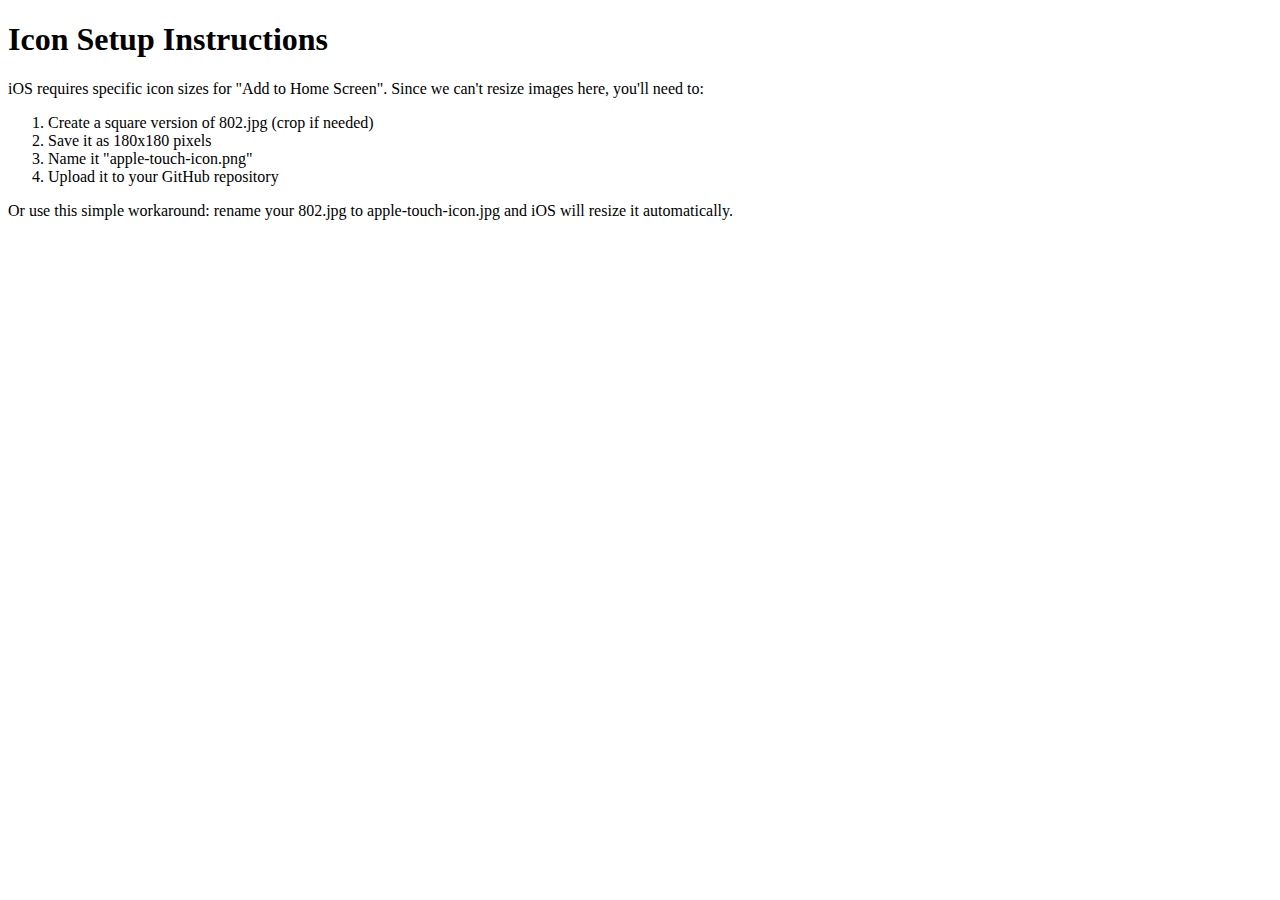
<file: apple-touch-icon.html>
<!DOCTYPE html>
<html>
<head>
    <title>Creating Apple Touch Icon</title>
</head>
<body>
    <h1>Icon Setup Instructions</h1>
    <p>iOS requires specific icon sizes for "Add to Home Screen". Since we can't resize images here, you'll need to:</p>
    
    <ol>
        <li>Create a square version of 802.jpg (crop if needed)</li>
        <li>Save it as 180x180 pixels</li>
        <li>Name it "apple-touch-icon.png"</li>
        <li>Upload it to your GitHub repository</li>
    </ol>
    
    <p>Or use this simple workaround: rename your 802.jpg to apple-touch-icon.jpg and iOS will resize it automatically.</p>
</body>
</html>
</file>
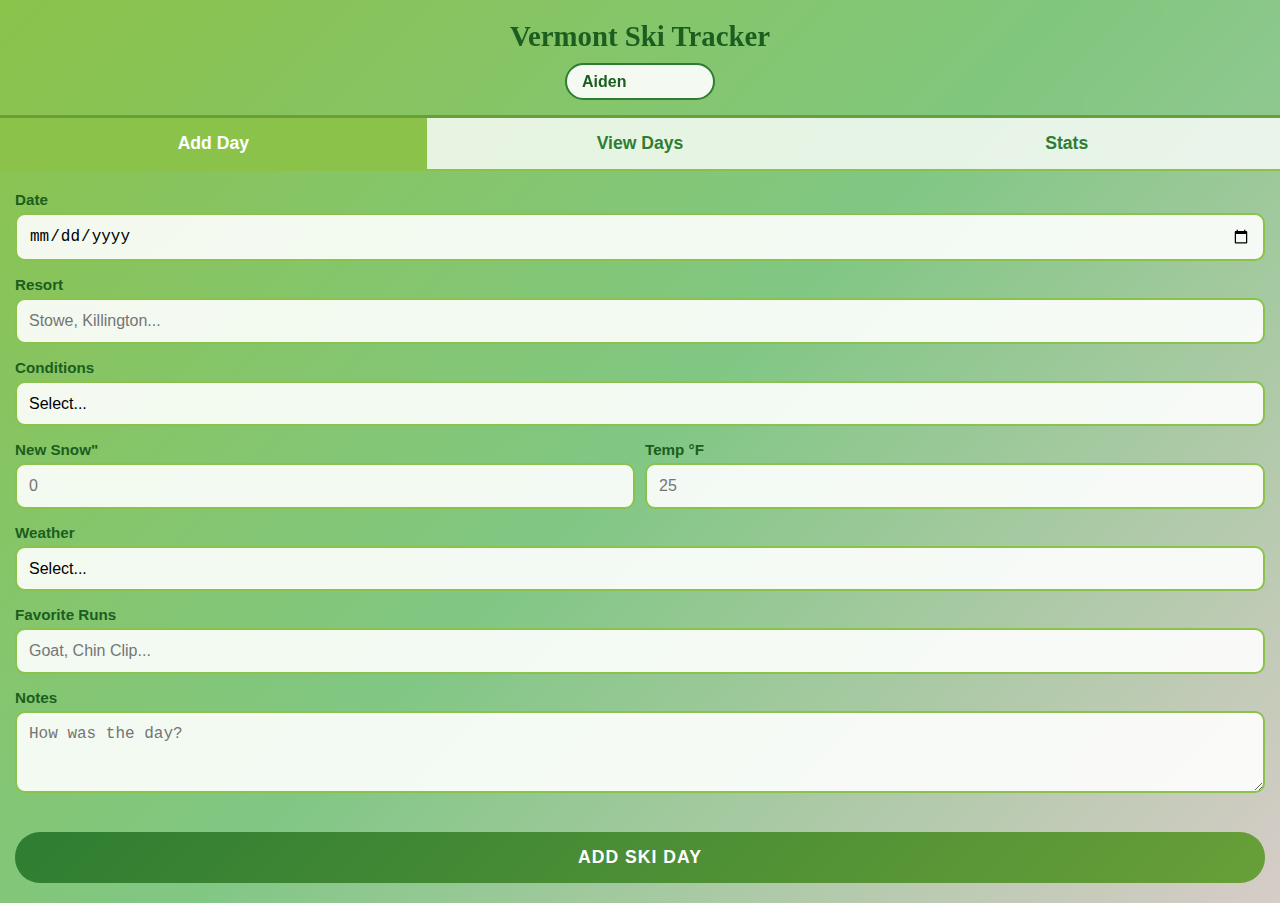
<file: ski-tracker-mobile.html>
<!DOCTYPE html>
<html lang="en">
<head>
    <meta charset="UTF-8">
    <meta name="viewport" content="width=device-width, initial-scale=1.0, maximum-scale=1.0, user-scalable=no">
    <meta name="apple-mobile-web-app-capable" content="yes">
    <meta name="apple-mobile-web-app-status-bar-style" content="black-translucent">
    <meta name="apple-mobile-web-app-title" content="VT Ski Tracker">
    <title>Vermont Ski Tracker</title>
    <meta name="theme-color" content="#1B5E20">
    <link rel="stylesheet" href="styles-mobile.css">
    <link rel="manifest" href="manifest.json">
    <link rel="apple-touch-icon" href="802.jpg">
    <link rel="apple-touch-icon-precomposed" href="802.jpg">
</head>
<body>
    <div class="container">
        <header>
            <h1>Vermont Ski Tracker</h1>
            <div class="user-select-container">
                <select id="user-select" class="user-select">
                    <option value="aiden">Aiden</option>
                    <option value="jack">Jack</option>
                    <option value="matt">Matt</option>
                    <option value="mike">Mike</option>
                    <option value="reece">Reece</option>
                </select>
            </div>
        </header>

        <div class="tab-container">
            <button class="tab-button active" onclick="showTab('add')">Add Day</button>
            <button class="tab-button" onclick="showTab('view')">View Days</button>
            <button class="tab-button" onclick="showTab('stats')">Stats</button>
        </div>

        <div id="add-tab" class="tab-content active">
            <form id="ski-day-form">
                <div class="form-group">
                    <label for="date">Date</label>
                    <input type="date" id="date" required>
                </div>
                
                <div class="form-group">
                    <label for="resort">Resort</label>
                    <input type="text" id="resort" placeholder="Stowe, Killington..." required>
                </div>
                
                <div class="form-group">
                    <label for="conditions">Conditions</label>
                    <select id="conditions" required>
                        <option value="">Select...</option>
                        <option value="Powder">Fresh Powder</option>
                        <option value="Packed Powder">Packed Powder</option>
                        <option value="Groomed">Groomed</option>
                        <option value="Icy">Icy</option>
                        <option value="Slushy">Slushy</option>
                        <option value="Variable">Variable</option>
                    </select>
                </div>
                
                <div class="form-row">
                    <div class="form-group half">
                        <label for="snowfall">New Snow"</label>
                        <input type="number" id="snowfall" min="0" step="0.5" placeholder="0">
                    </div>
                    
                    <div class="form-group half">
                        <label for="temperature">Temp °F</label>
                        <input type="number" id="temperature" placeholder="25">
                    </div>
                </div>
                
                <div class="form-group">
                    <label for="weather">Weather</label>
                    <select id="weather">
                        <option value="">Select...</option>
                        <option value="Sunny">Sunny</option>
                        <option value="Partly Cloudy">Partly Cloudy</option>
                        <option value="Cloudy">Cloudy</option>
                        <option value="Snowing">Snowing</option>
                        <option value="Foggy">Foggy</option>
                        <option value="Windy">Windy</option>
                    </select>
                </div>
                
                <div class="form-group">
                    <label for="runs">Favorite Runs</label>
                    <input type="text" id="runs" placeholder="Goat, Chin Clip...">
                </div>
                
                <div class="form-group">
                    <label for="notes">Notes</label>
                    <textarea id="notes" rows="3" placeholder="How was the day?"></textarea>
                </div>
                
                <button type="submit" class="submit-btn">Add Ski Day</button>
            </form>
        </div>

        <div id="view-tab" class="tab-content">
            <div class="stats-container">
                <div class="stat">
                    <span class="stat-value" id="total-days">0</span>
                    <span class="stat-label">Days</span>
                </div>
                <div class="stat">
                    <span class="stat-value" id="total-snow">0"</span>
                    <span class="stat-label">Total Snow</span>
                </div>
            </div>
            
            <div id="days-list" class="days-list">
                <!-- Ski days will be added here -->
            </div>
        </div>

        <div id="stats-tab" class="tab-content">
            <div class="stats-filters">
                <select id="stats-view" onchange="updateStatsView()">
                    <option value="leaders">Season Leaders</option>
                    <option value="mountains">Mountain Stats</option>
                    <option value="extremes">Extreme Days</option>
                    <option value="compare">Compare Skiers</option>
                </select>
            </div>
            
            <div id="stats-content">
                <!-- Stats will be displayed here -->
            </div>
        </div>
    </div>

    <!-- Edit Modal -->
    <div id="edit-modal" class="modal">
        <div class="modal-content">
            <div class="modal-header">
                <h2>Edit Ski Day</h2>
                <span class="close">&times;</span>
            </div>
            <form id="edit-form">
                <input type="hidden" id="edit-id">
                <div class="form-group">
                    <label for="edit-date">Date</label>
                    <input type="date" id="edit-date" required>
                </div>
                
                <div class="form-group">
                    <label for="edit-resort">Resort</label>
                    <input type="text" id="edit-resort" required>
                </div>
                
                <div class="form-group">
                    <label for="edit-conditions">Conditions</label>
                    <select id="edit-conditions" required>
                        <option value="">Select...</option>
                        <option value="Powder">Fresh Powder</option>
                        <option value="Packed Powder">Packed Powder</option>
                        <option value="Groomed">Groomed</option>
                        <option value="Icy">Icy</option>
                        <option value="Slushy">Slushy</option>
                        <option value="Variable">Variable</option>
                    </select>
                </div>
                
                <div class="form-row">
                    <div class="form-group half">
                        <label for="edit-snowfall">New Snow"</label>
                        <input type="number" id="edit-snowfall" min="0" step="0.5">
                    </div>
                    
                    <div class="form-group half">
                        <label for="edit-temperature">Temp °F</label>
                        <input type="number" id="edit-temperature">
                    </div>
                </div>
                
                <div class="form-group">
                    <label for="edit-weather">Weather</label>
                    <select id="edit-weather">
                        <option value="">Select...</option>
                        <option value="Sunny">Sunny</option>
                        <option value="Partly Cloudy">Partly Cloudy</option>
                        <option value="Cloudy">Cloudy</option>
                        <option value="Snowing">Snowing</option>
                        <option value="Foggy">Foggy</option>
                        <option value="Windy">Windy</option>
                    </select>
                </div>
                
                <div class="form-group">
                    <label for="edit-runs">Favorite Runs</label>
                    <input type="text" id="edit-runs">
                </div>
                
                <div class="form-group">
                    <label for="edit-notes">Notes</label>
                    <textarea id="edit-notes" rows="3"></textarea>
                </div>
                
                <button type="submit" class="submit-btn">Update</button>
            </form>
        </div>
    </div>

    <!-- Firebase -->
    <script src="https://www.gstatic.com/firebasejs/9.22.1/firebase-app-compat.js"></script>
    <script src="https://www.gstatic.com/firebasejs/9.22.1/firebase-database-compat.js"></script>
    <script src="firebase-config.js"></script>
    <script src="script-mobile.js"></script>
    <script>
        // Register service worker for PWA
        if ('serviceWorker' in navigator) {
            window.addEventListener('load', () => {
                navigator.serviceWorker.register('./sw.js');
            });
        }
    </script>
</body>
</html>
</file>
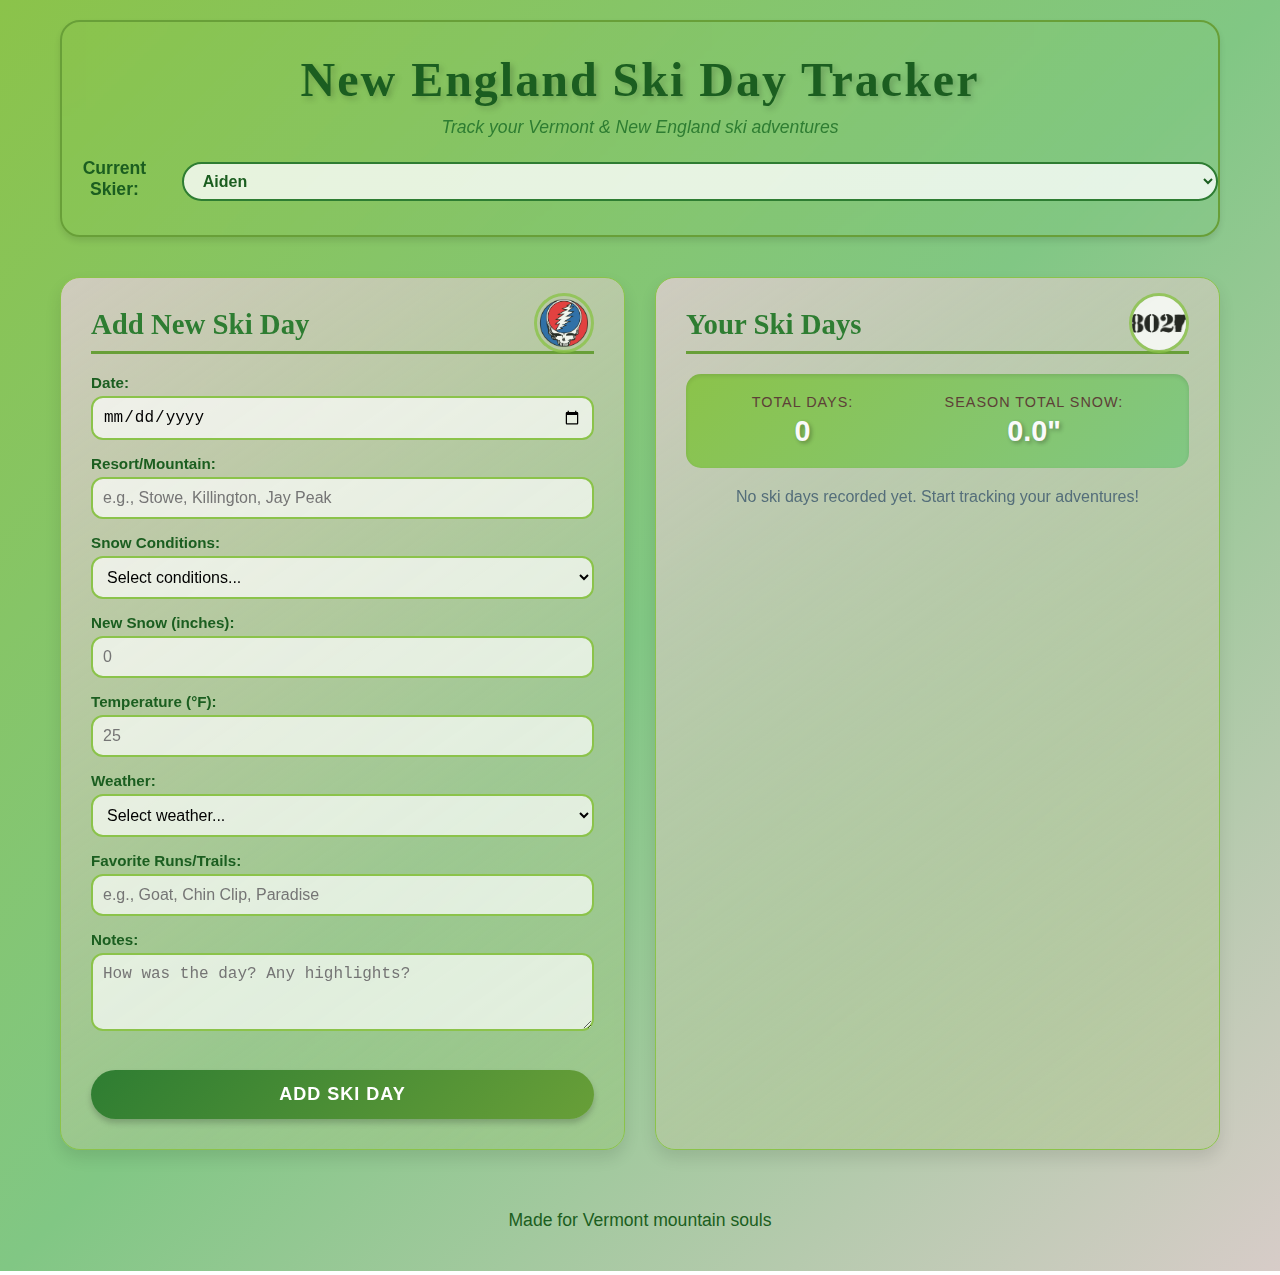
<file: ski-tracker.html>
<!DOCTYPE html>
<html lang="en">
<head>
    <meta charset="UTF-8">
    <meta name="viewport" content="width=device-width, initial-scale=1.0">
    <title>New England Ski Day Tracker</title>
    <link rel="stylesheet" href="styles.css">
</head>
<body>
    <div class="container">
        <header>
            <h1>New England Ski Day Tracker</h1>
            <p class="tagline">Track your Vermont & New England ski adventures</p>
            <div class="user-menu">
                <label for="user-select">Current Skier:</label>
                <select id="user-select">
                    <option value="aiden">Aiden</option>
                    <option value="jack">Jack</option>
                    <option value="matt">Matt</option>
                    <option value="mike">Mike</option>
                    <option value="reece">Reece</option>
                </select>
            </div>
        </header>

        <main>
            <section class="add-day">
                <div class="section-header">
                    <h2>Add New Ski Day</h2>
                    <img src="Steely.webp" alt="Ski slopes" class="header-image">
                </div>
                <form id="ski-day-form">
                    <div class="form-group">
                        <label for="date">Date:</label>
                        <input type="date" id="date" required>
                    </div>
                    
                    <div class="form-group">
                        <label for="resort">Resort/Mountain:</label>
                        <input type="text" id="resort" placeholder="e.g., Stowe, Killington, Jay Peak" required>
                    </div>
                    
                    <div class="form-group">
                        <label for="conditions">Snow Conditions:</label>
                        <select id="conditions" required>
                            <option value="">Select conditions...</option>
                            <option value="Powder">Fresh Powder</option>
                            <option value="Packed Powder">Packed Powder</option>
                            <option value="Groomed">Groomed</option>
                            <option value="Icy">Icy</option>
                            <option value="Slushy">Slushy</option>
                            <option value="Variable">Variable</option>
                        </select>
                    </div>
                    
                    <div class="form-group">
                        <label for="snowfall">New Snow (inches):</label>
                        <input type="number" id="snowfall" min="0" step="0.5" placeholder="0">
                    </div>
                    
                    <div class="form-group">
                        <label for="temperature">Temperature (°F):</label>
                        <input type="number" id="temperature" placeholder="25">
                    </div>
                    
                    <div class="form-group">
                        <label for="weather">Weather:</label>
                        <select id="weather">
                            <option value="">Select weather...</option>
                            <option value="Sunny">Sunny</option>
                            <option value="Partly Cloudy">Partly Cloudy</option>
                            <option value="Cloudy">Cloudy</option>
                            <option value="Snowing">Snowing</option>
                            <option value="Foggy">Foggy</option>
                            <option value="Windy">Windy</option>
                        </select>
                    </div>
                    
                    <div class="form-group">
                        <label for="runs">Favorite Runs/Trails:</label>
                        <input type="text" id="runs" placeholder="e.g., Goat, Chin Clip, Paradise">
                    </div>
                    
                    <div class="form-group">
                        <label for="notes">Notes:</label>
                        <textarea id="notes" rows="3" placeholder="How was the day? Any highlights?"></textarea>
                    </div>
                    
                    <button type="submit" class="submit-btn">Add Ski Day</button>
                </form>
            </section>

            <section class="ski-days">
                <div class="section-header">
                    <h2>Your Ski Days</h2>
                    <img src="802.jpg" alt="Vermont mountains" class="header-image">
                </div>
                <div class="stats">
                    <div class="stat-item">
                        <span class="stat-label">Total Days:</span>
                        <span class="stat-value" id="total-days">0</span>
                    </div>
                    <div class="stat-item">
                        <span class="stat-label">Season Total Snow:</span>
                        <span class="stat-value" id="total-snow">0"</span>
                    </div>
                </div>
                <div id="days-list" class="days-list">
                    <!-- Ski days will be dynamically added here -->
                </div>
            </section>
        </main>

        <footer>
            <p>Made for Vermont mountain souls</p>
        </footer>
    </div>

    <!-- Edit Modal -->
    <div id="edit-modal" class="modal">
        <div class="modal-content">
            <span class="close">&times;</span>
            <h2>Edit Ski Day</h2>
            <form id="edit-form">
                <input type="hidden" id="edit-id">
                <div class="form-group">
                    <label for="edit-date">Date:</label>
                    <input type="date" id="edit-date" required>
                </div>
                
                <div class="form-group">
                    <label for="edit-resort">Resort/Mountain:</label>
                    <input type="text" id="edit-resort" required>
                </div>
                
                <div class="form-group">
                    <label for="edit-conditions">Snow Conditions:</label>
                    <select id="edit-conditions" required>
                        <option value="">Select conditions...</option>
                        <option value="Powder">Fresh Powder</option>
                        <option value="Packed Powder">Packed Powder</option>
                        <option value="Groomed">Groomed</option>
                        <option value="Icy">Icy</option>
                        <option value="Slushy">Slushy</option>
                        <option value="Variable">Variable</option>
                    </select>
                </div>
                
                <div class="form-group">
                    <label for="edit-snowfall">New Snow (inches):</label>
                    <input type="number" id="edit-snowfall" min="0" step="0.5">
                </div>
                
                <div class="form-group">
                    <label for="edit-temperature">Temperature (°F):</label>
                    <input type="number" id="edit-temperature">
                </div>
                
                <div class="form-group">
                    <label for="edit-weather">Weather:</label>
                    <select id="edit-weather">
                        <option value="">Select weather...</option>
                        <option value="Sunny">Sunny</option>
                        <option value="Partly Cloudy">Partly Cloudy</option>
                        <option value="Cloudy">Cloudy</option>
                        <option value="Snowing">Snowing</option>
                        <option value="Foggy">Foggy</option>
                        <option value="Windy">Windy</option>
                    </select>
                </div>
                
                <div class="form-group">
                    <label for="edit-runs">Favorite Runs/Trails:</label>
                    <input type="text" id="edit-runs">
                </div>
                
                <div class="form-group">
                    <label for="edit-notes">Notes:</label>
                    <textarea id="edit-notes" rows="3"></textarea>
                </div>
                
                <button type="submit" class="submit-btn">Update Ski Day</button>
            </form>
        </div>
    </div>

    <!-- Firebase -->
    <script src="https://www.gstatic.com/firebasejs/9.22.1/firebase-app-compat.js"></script>
    <script src="https://www.gstatic.com/firebasejs/9.22.1/firebase-database-compat.js"></script>
    <script src="firebase-config.js"></script>
    <script src="script-desktop-firebase.js"></script>
</body>
</html>
</file>
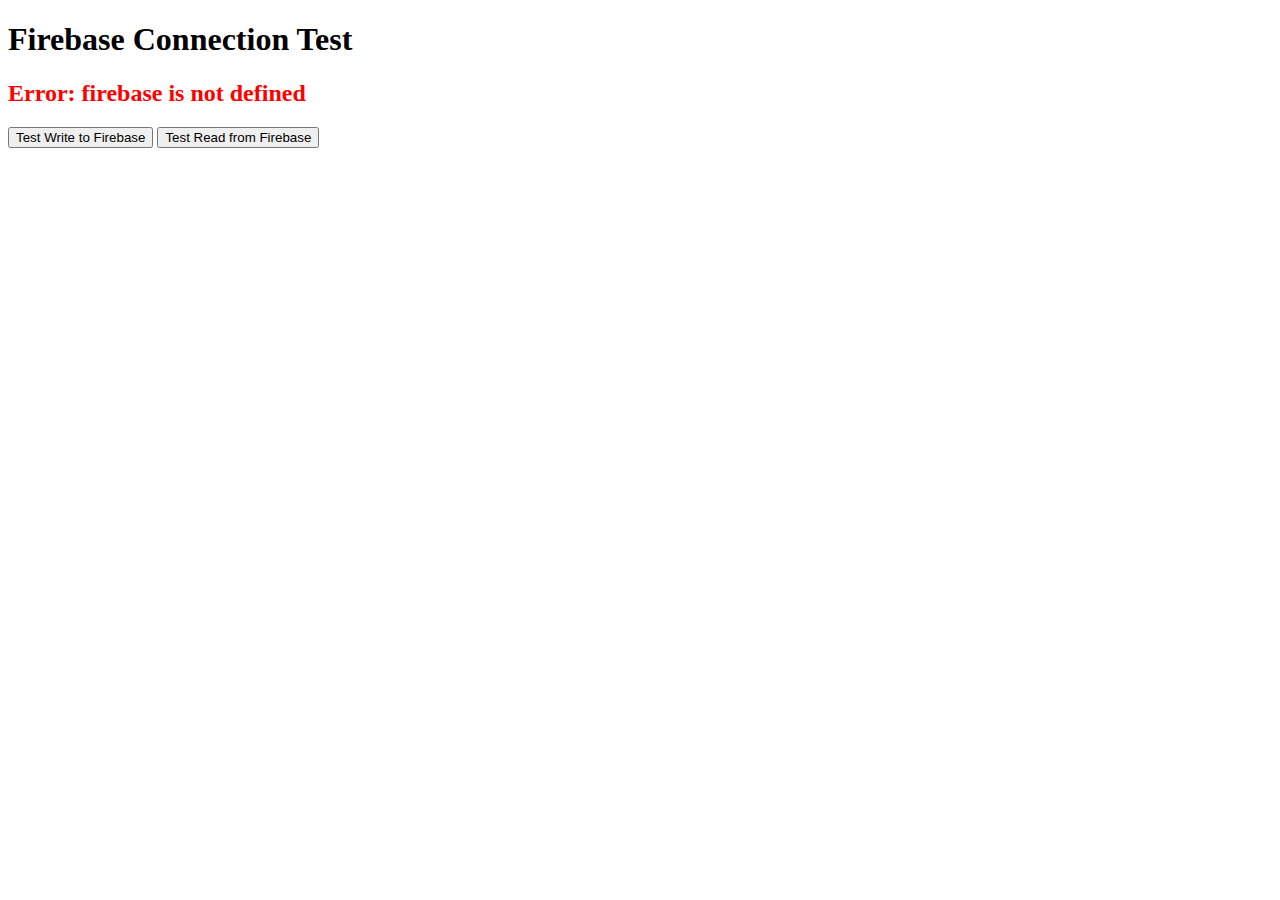
<file: test-firebase.html>
<!DOCTYPE html>
<html>
<head>
    <title>Test Firebase Connection</title>
    <meta name="viewport" content="width=device-width, initial-scale=1.0">
</head>
<body>
    <h1>Firebase Connection Test</h1>
    <div id="status">Testing...</div>
    <button onclick="testWrite()">Test Write to Firebase</button>
    <button onclick="testRead()">Test Read from Firebase</button>
    <div id="result"></div>

    <script src="https://www.gstatic.com/firebasejs/9.22.1/firebase-app-compat.js"></script>
    <script src="https://www.gstatic.com/firebasejs/9.22.1/firebase-database-compat.js"></script>
    <script src="firebase-config.js"></script>
    <script>
        const status = document.getElementById('status');
        const result = document.getElementById('result');
        
        try {
            const db = firebase.database();
            
            db.ref('.info/connected').on('value', (snap) => {
                if (snap.val() === true) {
                    status.innerHTML = '<h2 style="color: green;">✓ Firebase Connected!</h2>';
                } else {
                    status.innerHTML = '<h2 style="color: red;">✗ Firebase Not Connected</h2>';
                }
            });
        } catch (error) {
            status.innerHTML = '<h2 style="color: red;">Error: ' + error.message + '</h2>';
        }
        
        function testWrite() {
            firebase.database().ref('test').set({
                message: 'Hello from Vermont!',
                time: new Date().toISOString()
            }).then(() => {
                result.innerHTML = '<p style="color: green;">Write successful!</p>';
            }).catch((error) => {
                result.innerHTML = '<p style="color: red;">Write failed: ' + error.message + '</p>';
            });
        }
        
        function testRead() {
            firebase.database().ref('test').once('value').then((snapshot) => {
                const data = snapshot.val();
                result.innerHTML = '<p>Read data: ' + JSON.stringify(data) + '</p>';
            }).catch((error) => {
                result.innerHTML = '<p style="color: red;">Read failed: ' + error.message + '</p>';
            });
        }
    </script>
</body>
</html>
</file>
<file: styles-mobile.css>
/* Vermont Mobile Theme */
:root {
    --sage-green: #8BC34A;
    --forest-green: #2E7D32;
    --pine-green: #1B5E20;
    --moss-green: #689F38;
    --earth-brown: #5D4037;
    --warm-beige: #D7CCC8;
    --sky-blue: #81C784;
    --mountain-purple: #7E57C2;
    --sunset-orange: #FF7043;
    --shadow-gray: #37474F;
    --warning-red: #D32F2F;
}

* {
    margin: 0;
    padding: 0;
    box-sizing: border-box;
    -webkit-tap-highlight-color: transparent;
}

body {
    font-family: -apple-system, BlinkMacSystemFont, 'Segoe UI', Roboto, Arial, sans-serif;
    background: linear-gradient(135deg, var(--sage-green) 0%, var(--sky-blue) 50%, var(--warm-beige) 100%);
    min-height: 100vh;
    color: var(--earth-brown);
    padding-bottom: env(safe-area-inset-bottom);
}

.container {
    max-width: 100%;
    min-height: 100vh;
    display: flex;
    flex-direction: column;
}

header {
    background: linear-gradient(135deg, rgba(139, 195, 74, 0.4), rgba(129, 199, 132, 0.4));
    backdrop-filter: blur(10px);
    padding: 20px 15px 15px;
    text-align: center;
    border-bottom: 3px solid var(--moss-green);
}

h1 {
    font-family: 'Galaxy BT', Georgia, serif;
    color: var(--pine-green);
    font-size: 1.8em;
    margin-bottom: 10px;
}

.user-select-container {
    margin-top: 10px;
}

.user-select {
    width: 150px;
    padding: 8px 15px;
    border: 2px solid var(--forest-green);
    border-radius: 20px;
    background: rgba(255, 255, 255, 0.9);
    color: var(--pine-green);
    font-size: 1em;
    font-weight: bold;
}

/* Tabs */
.tab-container {
    display: flex;
    background: rgba(255, 255, 255, 0.8);
    border-bottom: 2px solid var(--sage-green);
}

.tab-button {
    flex: 1;
    padding: 15px;
    background: none;
    border: none;
    color: var(--forest-green);
    font-size: 1.1em;
    font-weight: bold;
    cursor: pointer;
    transition: all 0.3s;
}

.tab-button.active {
    background: var(--sage-green);
    color: white;
}

.tab-content {
    display: none;
    flex: 1;
    padding: 20px 15px;
    overflow-y: auto;
}

.tab-content.active {
    display: block;
}

/* Form */
.form-group {
    margin-bottom: 15px;
}

.form-row {
    display: flex;
    gap: 10px;
}

.form-group.half {
    flex: 1;
}

label {
    display: block;
    color: var(--pine-green);
    font-weight: bold;
    margin-bottom: 5px;
    font-size: 0.95em;
}

input, select, textarea {
    width: 100%;
    padding: 12px;
    border: 2px solid var(--sage-green);
    border-radius: 10px;
    font-size: 16px;
    background: rgba(255, 255, 255, 0.9);
    -webkit-appearance: none;
}

input:focus, select:focus, textarea:focus {
    outline: none;
    border-color: var(--forest-green);
}

.submit-btn {
    width: 100%;
    padding: 15px;
    background: linear-gradient(135deg, var(--forest-green), var(--moss-green));
    color: white;
    border: none;
    border-radius: 25px;
    font-size: 1.1em;
    font-weight: bold;
    text-transform: uppercase;
    letter-spacing: 1px;
    margin-top: 20px;
    cursor: pointer;
}

/* Stats */
.stats-container {
    display: flex;
    justify-content: space-around;
    padding: 20px;
    background: linear-gradient(135deg, var(--sage-green), var(--sky-blue));
    border-radius: 15px;
    margin-bottom: 20px;
}

.stat {
    text-align: center;
}

.stat-value {
    display: block;
    color: white;
    font-size: 2em;
    font-weight: bold;
    text-shadow: 2px 2px 4px rgba(0, 0, 0, 0.3);
}

.stat-label {
    color: var(--earth-brown);
    font-size: 0.9em;
    text-transform: uppercase;
    letter-spacing: 1px;
    margin-top: 5px;
}

/* Day Cards */
.ski-day-card {
    background: linear-gradient(145deg, rgba(129, 199, 132, 0.3), rgba(215, 204, 200, 0.7));
    padding: 15px;
    margin-bottom: 15px;
    border-radius: 15px;
    border-left: 4px solid var(--forest-green);
}

.ski-day-card h3 {
    color: var(--pine-green);
    font-size: 1.1em;
    margin-bottom: 10px;
    padding-right: 70px;
}

.day-details {
    font-size: 0.9em;
    color: var(--earth-brown);
}

.detail-item {
    margin: 5px 0;
}

.detail-label {
    color: var(--forest-green);
    font-weight: bold;
}

.card-buttons {
    position: absolute;
    top: 10px;
    right: 10px;
    display: flex;
    gap: 8px;
}

.edit-btn, .delete-btn {
    padding: 5px 10px;
    border: none;
    border-radius: 15px;
    color: white;
    font-size: 0.8em;
}

.edit-btn {
    background: var(--moss-green);
}

.delete-btn {
    background: var(--warning-red);
}

/* Modal */
.modal {
    display: none;
    position: fixed;
    top: 0;
    left: 0;
    width: 100%;
    height: 100%;
    background: rgba(0, 0, 0, 0.7);
    z-index: 1000;
    overflow-y: auto;
}

.modal-content {
    background: var(--warm-beige);
    margin: 5% auto;
    width: 90%;
    max-width: 500px;
    border-radius: 20px;
    overflow: hidden;
}

.modal-header {
    background: linear-gradient(135deg, var(--forest-green), var(--moss-green));
    color: white;
    padding: 15px 20px;
    display: flex;
    justify-content: space-between;
    align-items: center;
}

.modal-header h2 {
    font-size: 1.3em;
    margin: 0;
}

.close {
    font-size: 24px;
    cursor: pointer;
}

#edit-form {
    padding: 20px;
}

/* Feedback */
.feedback {
    position: fixed;
    top: 20px;
    left: 50%;
    transform: translateX(-50%);
    background: var(--forest-green);
    color: white;
    padding: 12px 20px;
    border-radius: 20px;
    box-shadow: 0 4px 6px rgba(0, 0, 0, 0.3);
    z-index: 2000;
    animation: slideDown 0.3s ease-out;
}

@keyframes slideDown {
    from {
        transform: translate(-50%, -100%);
        opacity: 0;
    }
    to {
        transform: translate(-50%, 0);
        opacity: 1;
    }
}

/* Stats Styles */
.stats-filters {
    margin-bottom: 20px;
    text-align: center;
}

.stats-filters select {
    width: 200px;
    padding: 10px;
}

#stats-content h3 {
    text-align: center;
    color: var(--pine-green);
    margin-bottom: 20px;
}

/* Leaderboard */
.leaderboard {
    padding: 10px;
}

.leader-card {
    display: flex;
    align-items: center;
    background: linear-gradient(135deg, rgba(139, 195, 74, 0.2), rgba(215, 204, 200, 0.3));
    padding: 15px;
    margin-bottom: 10px;
    border-radius: 15px;
}

.leader-rank {
    font-size: 2em;
    font-weight: bold;
    color: var(--forest-green);
    width: 50px;
    text-align: center;
}

.leader-info h4 {
    color: var(--pine-green);
    margin-bottom: 5px;
}

.leader-stats {
    display: flex;
    gap: 15px;
    font-size: 0.9em;
    color: var(--earth-brown);
}

/* Mountain Stats */
.mountain-item {
    display: flex;
    justify-content: space-between;
    padding: 10px 15px;
    background: rgba(255, 255, 255, 0.5);
    margin-bottom: 8px;
    border-radius: 10px;
}

.mountain-name {
    color: var(--forest-green);
    font-weight: bold;
}

.mountain-count {
    color: var(--moss-green);
}

/* Extreme Stats */
.extreme-item {
    background: linear-gradient(135deg, var(--sky-blue), rgba(255, 255, 255, 0.3));
    padding: 15px;
    margin-bottom: 15px;
    border-radius: 15px;
    text-align: center;
}

.extreme-item h4 {
    color: var(--pine-green);
    margin-bottom: 10px;
    font-size: 1.2em;
}

.extreme-item p {
    color: var(--earth-brown);
    margin: 5px 0;
}

.extreme-user {
    font-style: italic;
    font-size: 0.9em;
}

/* Compare Skiers */
.compare-selects {
    display: flex;
    justify-content: center;
    align-items: center;
    gap: 15px;
    margin-bottom: 20px;
}

.compare-selects select {
    width: 120px;
}

.comparison-grid {
    display: grid;
    gap: 15px;
}

.compare-stat {
    background: rgba(255, 255, 255, 0.5);
    padding: 15px;
    border-radius: 10px;
}

.compare-values {
    display: flex;
    justify-content: space-between;
    margin-top: 10px;
}

.compare-values span {
    font-size: 0.9em;
}

.winner {
    color: var(--forest-green);
    font-weight: bold;
}

/* iOS specific */
@supports (-webkit-touch-callout: none) {
    input[type="date"],
    input[type="number"],
    select {
        font-size: 16px;
    }
}
</file>
<file: styles.css>
/* Vermont Hippy Winter Theme */
:root {
    --snow-white: #FAFAFA;
    --sage-green: #8BC34A;
    --forest-green: #2E7D32;
    --pine-green: #1B5E20;
    --moss-green: #689F38;
    --earth-brown: #5D4037;
    --warm-beige: #D7CCC8;
    --sky-blue: #81C784;
    --mountain-purple: #7E57C2;
    --sunset-orange: #FF7043;
    --shadow-gray: #37474F;
    --warning-red: #D32F2F;
}

* {
    margin: 0;
    padding: 0;
    box-sizing: border-box;
}

body {
    font-family: 'Arial', sans-serif;
    background: linear-gradient(135deg, var(--sage-green) 0%, var(--sky-blue) 50%, var(--warm-beige) 100%);
    min-height: 100vh;
    color: var(--earth-brown);
}

.container {
    max-width: 1200px;
    margin: 0 auto;
    padding: 20px;
}

header {
    text-align: center;
    margin-bottom: 40px;
    padding: 30px 0;
    background: linear-gradient(135deg, rgba(139, 195, 74, 0.3), rgba(129, 199, 132, 0.3));
    backdrop-filter: blur(10px);
    border-radius: 20px;
    box-shadow: 0 4px 6px rgba(0, 0, 0, 0.1);
    border: 2px solid var(--moss-green);
}

h1 {
    font-family: 'Galaxy BT', 'Georgia', serif;
    color: var(--pine-green);
    font-size: 3em;
    margin-bottom: 10px;
    text-shadow: 3px 3px 6px rgba(0, 0, 0, 0.2);
    letter-spacing: 2px;
}

.tagline {
    color: var(--forest-green);
    font-style: italic;
    font-size: 1.1em;
}

main {
    display: grid;
    grid-template-columns: 1fr 1fr;
    gap: 30px;
    margin-bottom: 40px;
}

.add-day, .ski-days {
    background: linear-gradient(145deg, rgba(215, 204, 200, 0.9), rgba(139, 195, 74, 0.2));
    backdrop-filter: blur(5px);
    padding: 30px;
    border-radius: 20px;
    box-shadow: 0 8px 16px rgba(0, 0, 0, 0.1);
    border: 1px solid var(--sage-green);
}

h2 {
    font-family: 'Galaxy BT', 'Georgia', serif;
    color: var(--forest-green);
    margin-bottom: 20px;
    border-bottom: 3px solid var(--moss-green);
    padding-bottom: 10px;
    font-size: 1.8em;
}

.form-group {
    margin-bottom: 15px;
}

label {
    display: block;
    color: var(--pine-green);
    font-weight: bold;
    margin-bottom: 5px;
    font-size: 0.95em;
}

input, select, textarea {
    width: 100%;
    padding: 10px;
    border: 2px solid var(--sage-green);
    border-radius: 12px;
    font-size: 16px;
    transition: border-color 0.3s;
    background: rgba(255, 255, 255, 0.7);
}

input:focus, select:focus, textarea:focus {
    outline: none;
    border-color: var(--forest-green);
    background: rgba(255, 255, 255, 0.9);
}

.submit-btn {
    background: linear-gradient(135deg, var(--forest-green), var(--moss-green));
    color: white;
    padding: 14px 30px;
    border: none;
    border-radius: 25px;
    font-size: 18px;
    font-weight: bold;
    cursor: pointer;
    width: 100%;
    margin-top: 20px;
    transition: all 0.3s;
    text-transform: uppercase;
    letter-spacing: 1px;
    box-shadow: 0 4px 6px rgba(0, 0, 0, 0.2);
}

.submit-btn:hover {
    background: linear-gradient(135deg, var(--pine-green), var(--forest-green));
    transform: translateY(-2px);
    box-shadow: 0 6px 8px rgba(0, 0, 0, 0.3);
}

.stats {
    display: flex;
    justify-content: space-around;
    margin-bottom: 20px;
    padding: 20px;
    background: linear-gradient(135deg, var(--sage-green), var(--sky-blue));
    border-radius: 15px;
    box-shadow: inset 0 2px 4px rgba(0, 0, 0, 0.1);
}

.stat-item {
    text-align: center;
}

.stat-label {
    display: block;
    color: var(--earth-brown);
    font-size: 0.9em;
    text-transform: uppercase;
    letter-spacing: 1px;
}

.stat-value {
    display: block;
    color: var(--snow-white);
    font-size: 1.8em;
    font-weight: bold;
    margin-top: 5px;
    text-shadow: 2px 2px 4px rgba(0, 0, 0, 0.3);
}

.days-list {
    max-height: 500px;
    overflow-y: auto;
}

.ski-day-card {
    background: linear-gradient(145deg, rgba(129, 199, 132, 0.3), rgba(215, 204, 200, 0.5));
    padding: 20px;
    margin-bottom: 15px;
    border-radius: 15px;
    border-left: 5px solid var(--forest-green);
    border-right: 2px solid var(--sage-green);
    position: relative;
    transition: all 0.3s;
}

.ski-day-card h3 {
    color: var(--pine-green);
    margin-bottom: 10px;
    font-family: 'Galaxy BT', 'Georgia', serif;
}

.day-details {
    display: grid;
    grid-template-columns: 1fr 1fr;
    gap: 10px;
    margin-top: 10px;
}

.detail-item {
    font-size: 0.9em;
}

.detail-label {
    color: var(--forest-green);
    font-weight: bold;
}

.card-buttons {
    position: absolute;
    top: 10px;
    right: 10px;
    display: flex;
    gap: 8px;
}

.edit-btn, .delete-btn {
    color: white;
    border: none;
    padding: 5px 12px;
    border-radius: 15px;
    cursor: pointer;
    font-size: 0.8em;
    transition: all 0.3s;
}

.edit-btn {
    background: var(--moss-green);
}

.edit-btn:hover {
    background: var(--forest-green);
    transform: translateY(-1px);
}

.delete-btn {
    background: var(--warning-red);
}

.delete-btn:hover {
    background: #B71C1C;
    transform: translateY(-1px);
}

footer {
    text-align: center;
    color: var(--pine-green);
    padding: 20px;
    font-size: 1.1em;
}

/* Responsive Design */
@media (max-width: 768px) {
    main {
        grid-template-columns: 1fr;
    }
    
    h1 {
        font-size: 2em;
    }
    
    .day-details {
        grid-template-columns: 1fr;
    }
}

/* Scrollbar styling for ski days list */
.days-list::-webkit-scrollbar {
    width: 8px;
}

.days-list::-webkit-scrollbar-track {
    background: var(--warm-beige);
    border-radius: 4px;
}

.days-list::-webkit-scrollbar-thumb {
    background: var(--moss-green);
    border-radius: 4px;
}

.days-list::-webkit-scrollbar-thumb:hover {
    background: var(--forest-green);
}

/* Hover effects */
.ski-day-card:hover {
    transform: translateX(5px);
    box-shadow: 0 4px 8px rgba(0, 0, 0, 0.2);
}

/* User menu styles */
.user-menu {
    margin-top: 20px;
    display: flex;
    align-items: center;
    justify-content: center;
    gap: 15px;
}

.user-menu label {
    color: var(--pine-green);
    font-weight: bold;
    font-size: 1.1em;
}

.user-menu select {
    padding: 8px 15px;
    border: 2px solid var(--forest-green);
    border-radius: 20px;
    background: rgba(255, 255, 255, 0.8);
    color: var(--pine-green);
    font-size: 1em;
    font-weight: bold;
    cursor: pointer;
}

/* Section header with images */
.section-header {
    position: relative;
    margin-bottom: 20px;
}

.header-image {
    position: absolute;
    top: -15px;
    right: 0;
    width: 60px;
    height: 60px;
    object-fit: cover;
    border-radius: 50%;
    border: 3px solid var(--sage-green);
    opacity: 0.8;
}

/* Modal styles */
.modal {
    display: none;
    position: fixed;
    z-index: 1000;
    left: 0;
    top: 0;
    width: 100%;
    height: 100%;
    overflow: auto;
    background-color: rgba(0, 0, 0, 0.5);
    backdrop-filter: blur(3px);
}

.modal-content {
    background: linear-gradient(145deg, var(--warm-beige), rgba(139, 195, 74, 0.3));
    margin: 5% auto;
    padding: 30px;
    border: 3px solid var(--forest-green);
    width: 90%;
    max-width: 600px;
    border-radius: 20px;
    box-shadow: 0 8px 16px rgba(0, 0, 0, 0.3);
    position: relative;
}

.modal-content h2 {
    color: var(--pine-green);
    font-family: 'Galaxy BT', 'Georgia', serif;
    margin-bottom: 25px;
    text-align: center;
    font-size: 2em;
}

.close {
    color: var(--forest-green);
    float: right;
    font-size: 28px;
    font-weight: bold;
    cursor: pointer;
    transition: color 0.3s;
}

.close:hover,
.close:focus {
    color: var(--pine-green);
}

/* Form in modal has same styling as main form */
#edit-form .form-group {
    margin-bottom: 15px;
}

#edit-form input,
#edit-form select,
#edit-form textarea {
    background: rgba(255, 255, 255, 0.8);
}
</file>
